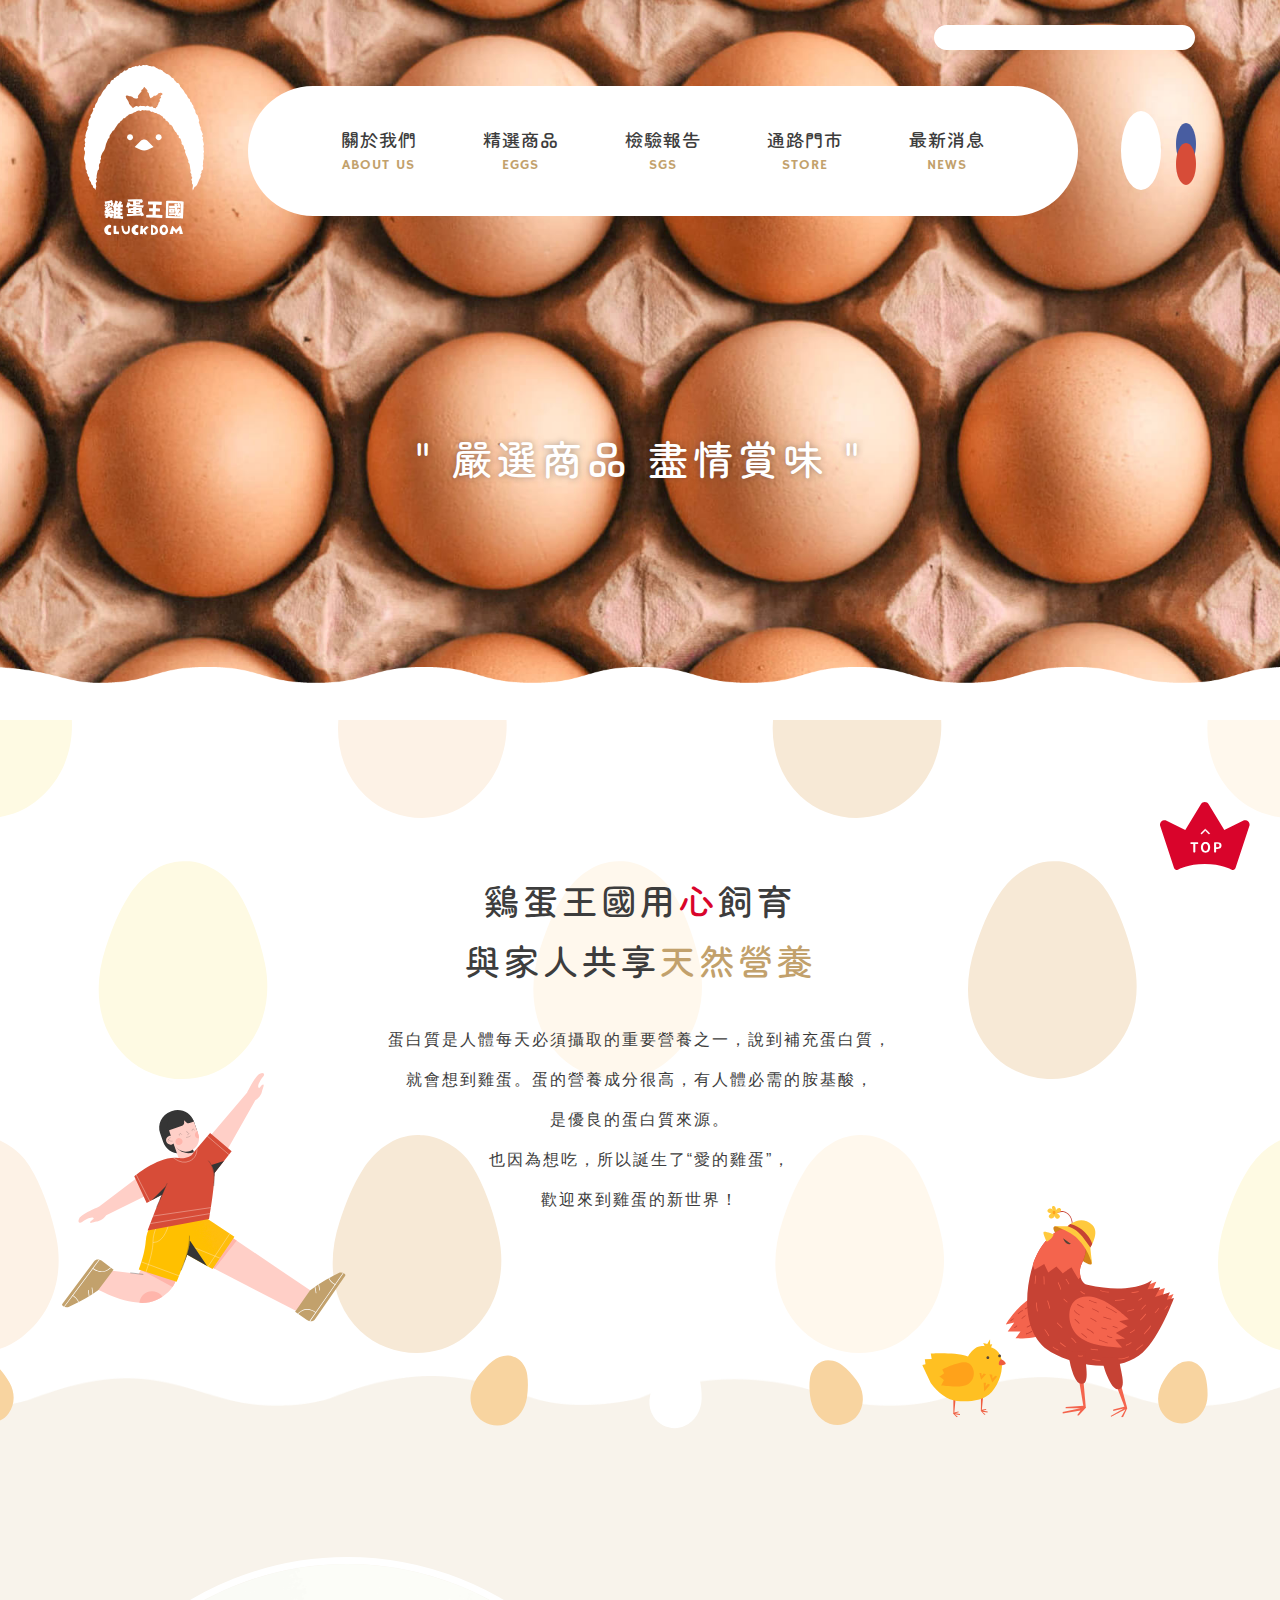
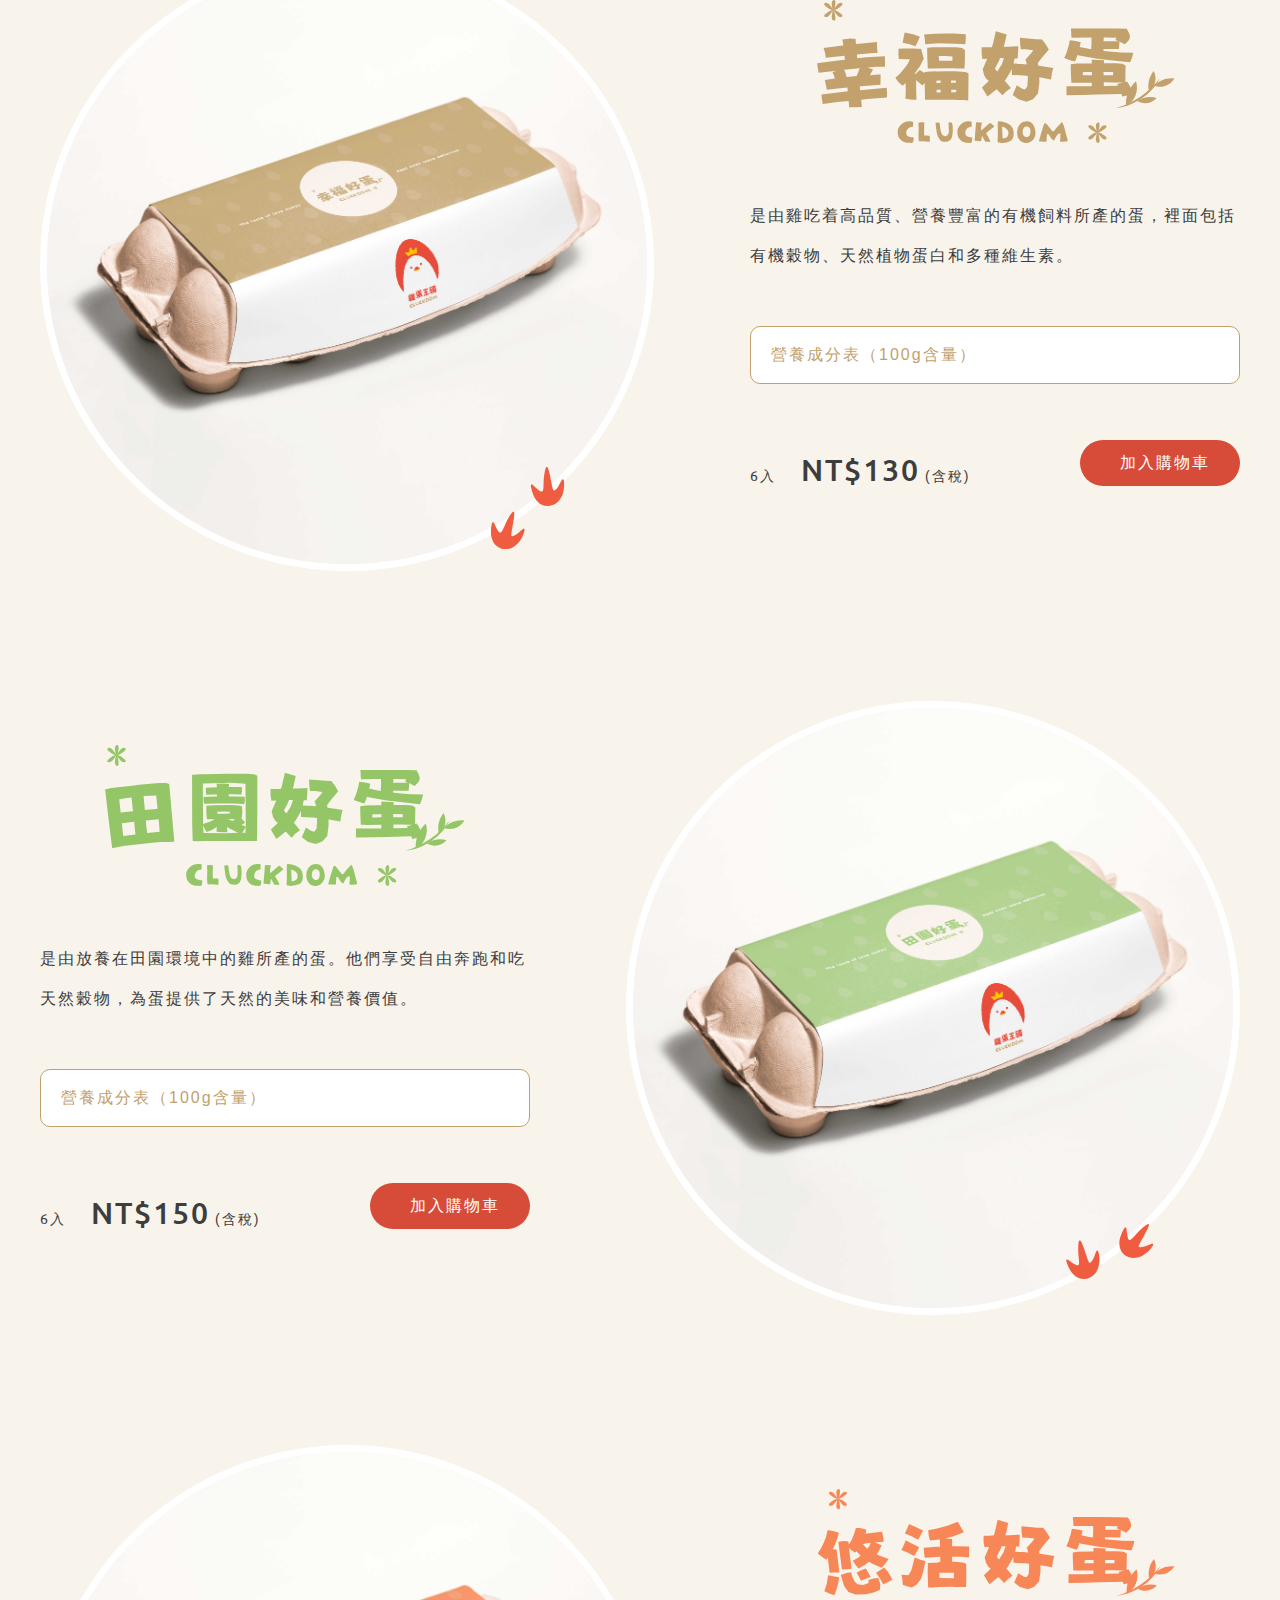
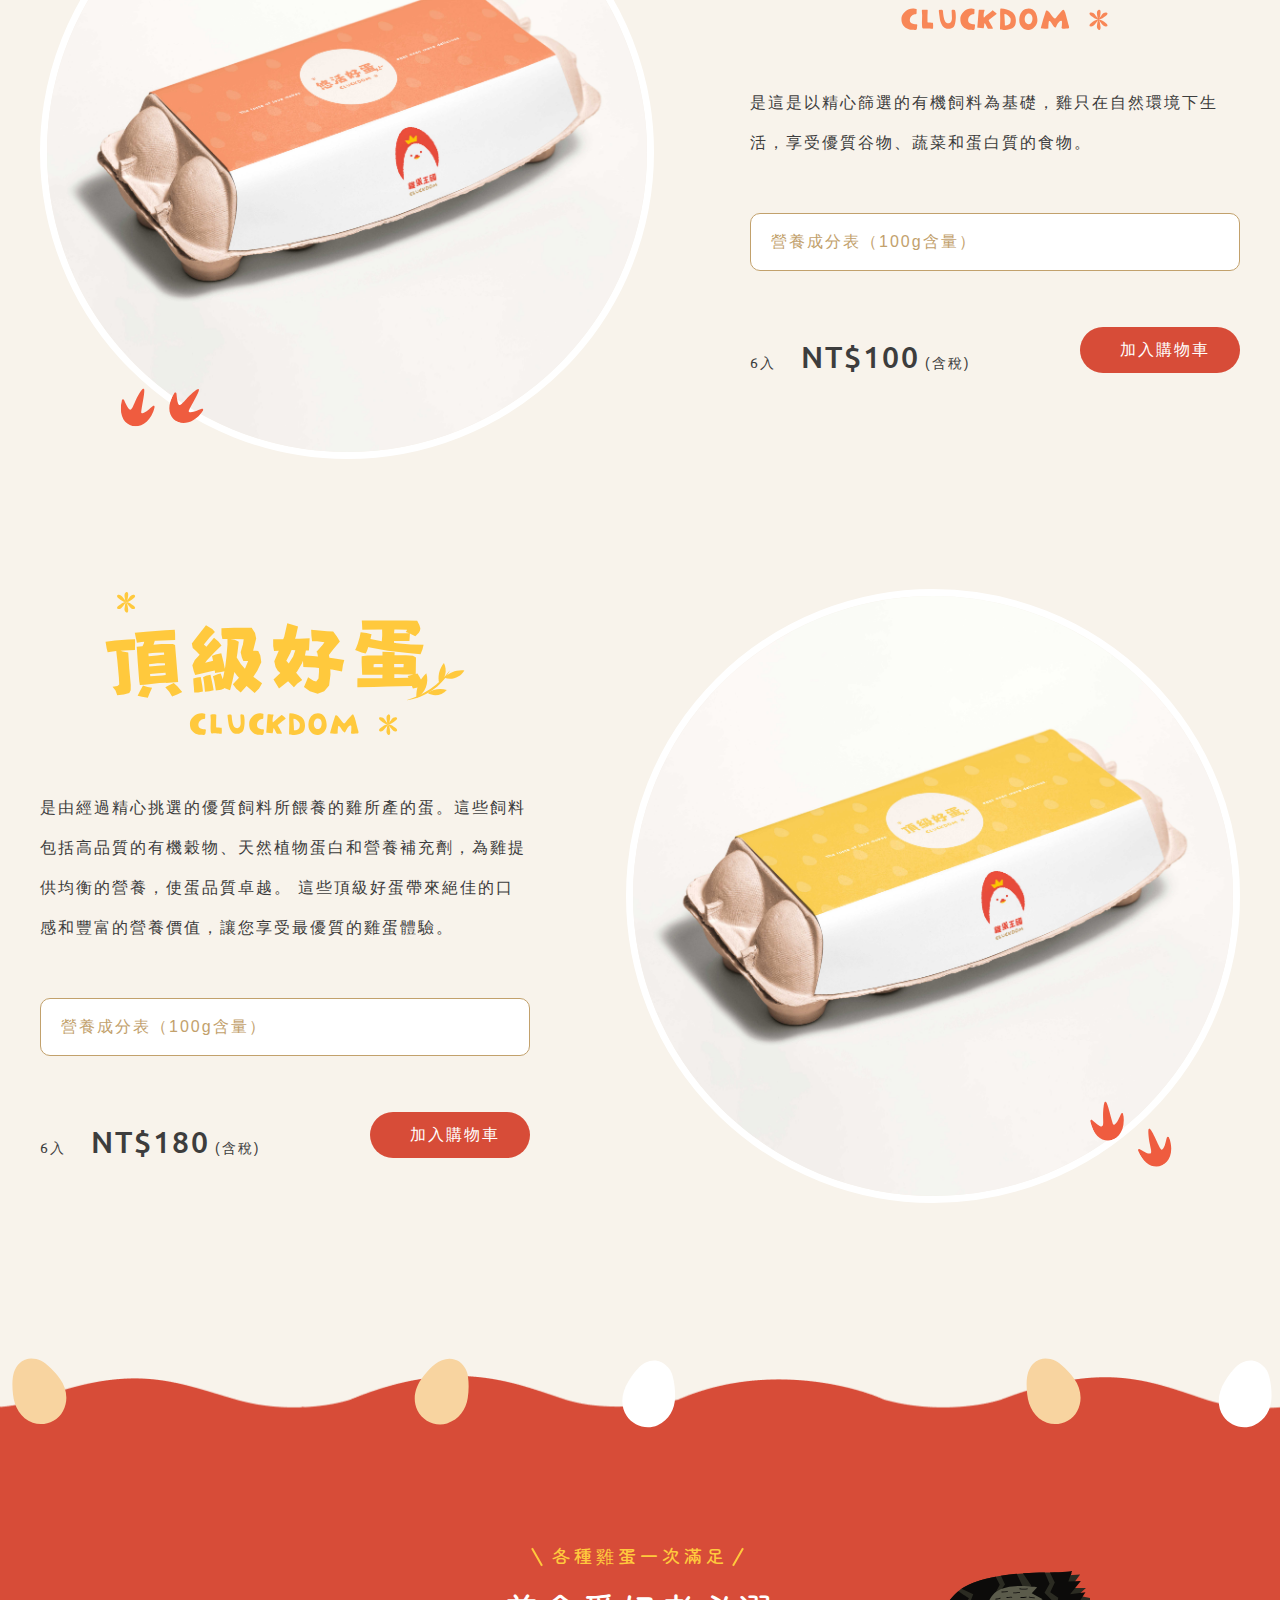
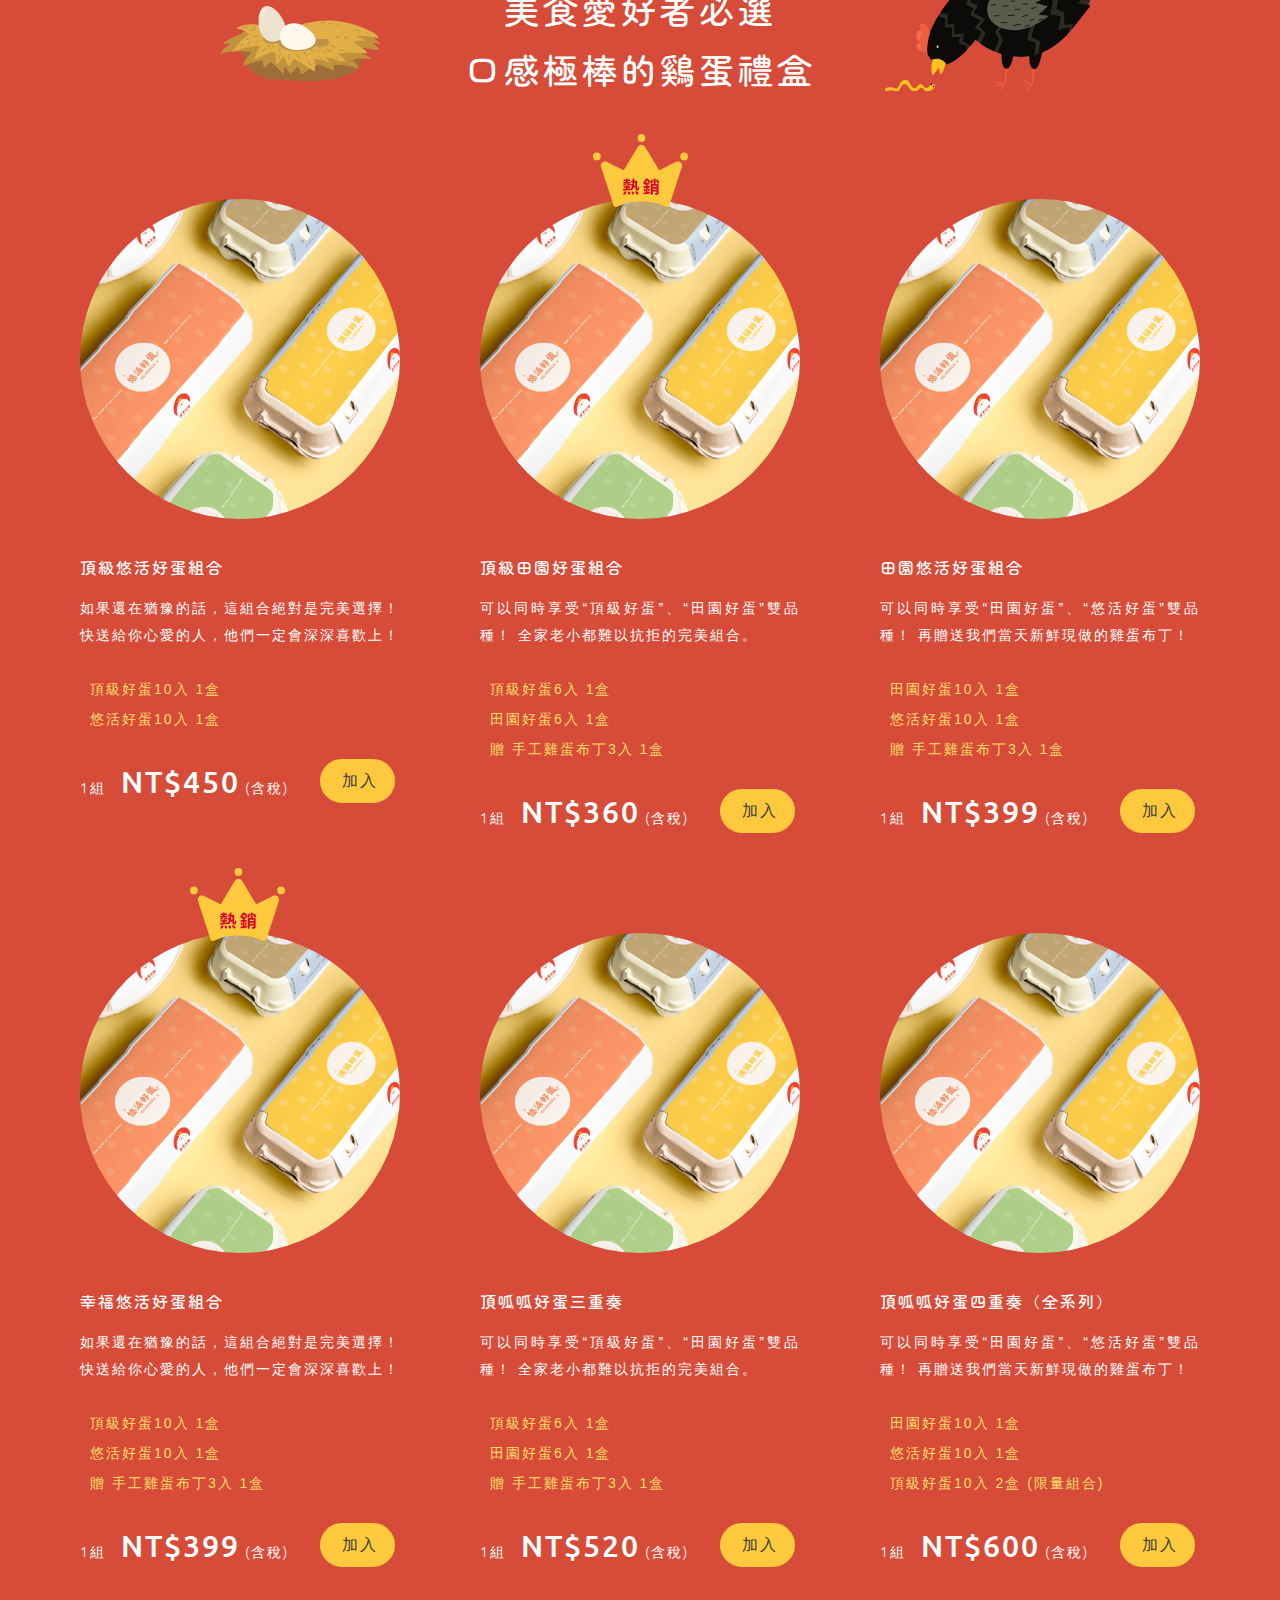
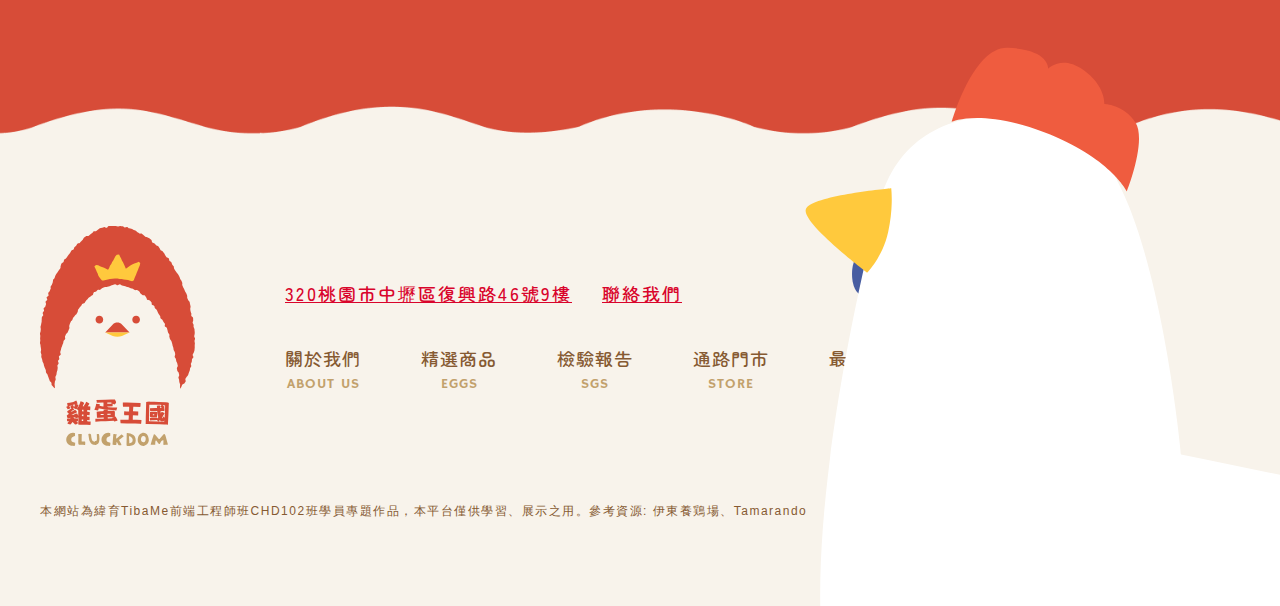
<file: eggs/eggs.html>
<!DOCTYPE html>
<html lang="en">
<head>
    <meta charset="UTF-8">
    <meta http-equiv="X-UA-Compatible" content="IE=edge">
    <meta name="viewport" content="width=device-width, initial-scale=1.0">
    <title>Document</title>
    <link rel="stylesheet" href="reset.css">
    <link rel="stylesheet" href="https://cdnjs.cloudflare.com/ajax/libs/font-awesome/6.4.0/css/all.min.css" integrity="sha512-iecdLmaskl7CVkqkXNQ/ZH/XLlvWZOJyj7Yy7tcenmpD1ypASozpmT/E0iPtmFIB46ZmdtAc9eNBvH0H/ZpiBw==" crossorigin="anonymous" referrerpolicy="no-referrer" />
    <link rel="preconnect" href="https://fonts.googleapis.com">
    <link rel="preconnect" href="https://fonts.gstatic.com" crossorigin>
    <link href="https://fonts.googleapis.com/css2?family=Kosugi+Maru&family=Zen+Maru+Gothic:wght@300;400;500;700;900&display=swap" rel="stylesheet">

    <link rel="preconnect" href="https://fonts.googleapis.com"> 
    <link rel="preconnect" href="https://fonts.gstatic.com" crossorigin>
    <link href="https://fonts.googleapis.com/css2?family=Noto+Sans+JP:wght@100;200;300;400&display=swap" rel="stylesheet">
    <link rel="preconnect" href="https://fonts.googleapis.com">
    <link rel="preconnect" href="https://fonts.gstatic.com" crossorigin>
    <link href="https://fonts.googleapis.com/css2?family=Hammersmith+One&family=Noto+Sans+JP:wght@100;200;300;400&display=swap" rel="stylesheet">
    <link rel="preconnect" href="https://fonts.googleapis.com">
    <link rel="preconnect" href="https://fonts.gstatic.com" crossorigin>
    <link href="https://fonts.googleapis.com/css2?family=Hammersmith+One&family=Noto+Sans+JP:wght@100;200;300;400&family=Ubuntu:wght@300;400;500&display=swap" rel="stylesheet">
    <link rel="stylesheet" href="eggs.css">
</head>
<body>
    <div class="gotop_btn" onclick="scrollToTop()">
        <a href="">
            <img src="pic/go_top.svg" alt="往上到最頂端">
        </a>      
    </div>
  
    <div class="header">
        <div class="search_wrap">
            <div class="search_inner">
                <div class="search_btn">
                    <div class="search">
                    <i class="fas fa-search"></i>
                    </div>
                    <input class="search_bar">
                </div>
                <div class="shopping_cart">
                    <a href="">
                        <i class="fa-solid fa-cart-shopping"></i> 
                    </a>                 
                </div>
            </div>            
        </div>
        <div class="header_inner">
            <div class="header_logo">
                <a href="../index.html">
                    <img src="pic/logo_white.svg" alt="logo_white">
                </a>
            </div>
            <nav class="header_nav">
                <ul class="nav_link">
                    <a href="../aboutus/aboutus.html">
                        <li class="nav_items">關於我們</li>
                        <li class="nav_items_en">ABOUT US</li> 
                    </a>                      
                </ul>
                <ul class="nav_link">
                    <a href="../eggs/eggs.html">
                        <li class="nav_items">精選商品</li>
                        <li class="nav_items_en">EGGS</li>
                    </a>                      
                </ul>
                <ul class="nav_link">
                    <a href="">
                        <li class="nav_items">檢驗報告</li>
                        <li class="nav_items_en">SGS</li>
                    </a>                     
                </ul>
                <ul class="nav_link">
                    <a href="">
                        <li class="nav_items">通路門市</li>
                        <li class="nav_items_en">STORE</li>
                    </a>                      
                </ul>
                <ul class="nav_link">
                    <a href="../news/news.html">
                        <li class="nav_items">最新消息</li>
                        <li class="nav_items_en">NEWS</li>
                    </a>                     
                </ul>
            </nav>
            <div class="contact_icon">
                <div class="email">
                    <a href="">
                        <i class="fa-solid fa-envelope"></i>
                    </a>
                </div>
                <div class="fbig">
                    <div class="fb">
                        <a href="">
                           <i class="fa-brands fa-facebook-f"></i> 
                        </a>                      
                    </div>
                    <div class="ig">
                        <a href="">
                           <i class="fa-brands fa-instagram"></i> 
                        </a>
                        
                    </div>
                </div>                
            </div>   
        </div>

        <p class="slogan">" 嚴選商品 盡情賞味 "</p>

        <div class="wave">
            <img src="pic/wave.png" alt="wave">
        </div> 
    </div>

    <div class="falling_eggs">  
        <div class="paragraph">
            <h1>鷄蛋王國用<span class="heart">心</span>飼育<br>與家人共享<span class="nature">天然營養</span></h1>
            <p>蛋白質是人體每天必須攝取的重要營養之一，說到補充蛋白質，
                <br>
                就會想到雞蛋。蛋的營養成分很高，有人體必需的胺基酸，
                <br>
                是優良的蛋白質來源。
                <br>
                也因為想吃，所以誕生了“愛的雞蛋”，
                <br>
                歡迎來到雞蛋的新世界！
            </p>    
        </div>
        <img src="pic/falling_eggs.svg" alt="動態背景">    
    </div>

    <div class="wave_offwhite">
        <div class="line_icon">
            <img class="child" src="pic/child.svg" alt="">
            <img class="hen" src="pic/hen.svg" alt="">
            <img class="egg1" src="pic/egg_icon.svg" alt="">
            <img class="egg2" src="pic/egg_icon.svg" alt="">
        </div>


        <div class="prd_description">
            <img class="footprint" src="pic/footprint.svg" alt="裝飾腳印">

            <figure class="pic">
                <img src="pic/happiness_eggs.jpg" alt="幸福好蛋商品">
            </figure>
            <div class="txt">
                <div class="logo">
                    <img src="pic/happiness_logo.svg" alt="幸福好蛋logo">
                </div>
                <p>是由雞吃着高品質、營養豐富的有機飼料所產的蛋，裡面包括有機穀物、天然植物蛋白和多種維生素。</p>
                <div class="nutrition">
                    <span>營養成分表（100g含量）</span>
                    <i class="fa-solid fa-circle-chevron-down"></i>
                </div>
                <div class="price_wrap">
                    <div class="price">
                        <div class="six_pcs">
                            <span class="pcs">6入</span>
                            <span class="money">NT$130</span>
                            <span class="tax">(含稅)</span>
                        </div>
                        <!-- <div class="ten_pcs">
                            <span class="pcs">10入</span>
                            <span class="money">NT$195</span>
                            <span class="tax">(含稅)</span>
                        </div>                      -->
                    </div>
                    <div class="add_cart">
                        <a href="#">
                            <div class="button">
                                <i class="fa-solid fa-cart-shopping"></i>加入購物車
                            </div>
                        </a>
                        <!-- <a href="#">
                            <div class="button">
                                <i class="fa-solid fa-cart-shopping"></i>加入購物車
                            </div>
                        </a> -->
                    </div>
                </div>
            </div>
        </div>

        <div class="prd_description">
            <img class="footprint2" src="pic/footprint2.svg" alt="裝飾腳印">

            <div class="txt">
                <div class="logo">
                    <img src="pic/healthy_logo.svg" alt="田園好蛋logo">
                </div>
                <p>是由放養在田園環境中的雞所產的蛋。他們享受自由奔跑和吃天然穀物，為蛋提供了天然的美味和營養價值。</p>
                <div class="nutrition">
                    <span>營養成分表（100g含量）</span>
                    <i class="fa-solid fa-circle-chevron-down"></i>
                </div>
                <div class="price_wrap">
                    <div class="price">
                        <div class="six_pcs">
                            <span class="pcs">6入</span>
                            <span class="money">NT$150</span>
                            <span class="tax">(含稅)</span>
                        </div>
                        <!-- <div class="ten_pcs">
                            <span class="pcs">10入</span>
                            <span class="money">NT$230</span>
                            <span class="tax">(含稅)</span>
                        </div>                      -->
                    </div>
                    <div class="add_cart">
                        <a href="#">
                            <div class="button">
                                <i class="fa-solid fa-cart-shopping"></i>加入購物車
                            </div>
                        </a>
                        <!-- <a href="#">
                            <div class="button">
                                <i class="fa-solid fa-cart-shopping"></i>加入購物車
                            </div>
                        </a> -->
                    </div>
                </div>
            </div>
            <figure class="pic">
                <img src="pic/healthy_eggs.jpg" alt="田園好蛋商品">
            </figure>
        </div>

        <div class="prd_description">
            <img class="footprint3" src="pic/footprint3.svg" alt="裝飾腳印">

            <figure class="pic">
                <img src="pic/leisurely_eggs.jpg" alt="悠活好蛋商品">
            </figure>
            <div class="txt">
                <div class="logo">
                    <img src="pic/leisurely_logo.svg" alt="悠活好蛋logo">
                </div>
                <p>是這是以精心篩選的有機飼料為基礎，雞只在自然環境下生活，享受優質谷物、蔬菜和蛋白質的食物。</p>
                <div class="nutrition">
                    <span>營養成分表（100g含量）</span>
                    <i class="fa-solid fa-circle-chevron-down"></i>
                </div>
                <div class="price_wrap">
                    <div class="price">
                        <div class="six_pcs">
                            <span class="pcs">6入</span>
                            <span class="money">NT$100</span>
                            <span class="tax">(含稅)</span>
                        </div>
                        <!-- <div class="ten_pcs">
                            <span class="pcs">10入</span>
                            <span class="money">NT$155</span>
                            <span class="tax">(含稅)</span>
                        </div>                      -->
                    </div>
                    <div class="add_cart">
                        <a href="#">
                            <div class="button">
                                <i class="fa-solid fa-cart-shopping"></i>加入購物車
                            </div>
                        </a>
                        <!-- <a href="#">
                            <div class="button">
                                <i class="fa-solid fa-cart-shopping"></i>加入購物車
                            </div>
                        </a> -->
                    </div>
                </div>
            </div>
        </div>

        <div class="prd_description">
            <img class="footprint4" src="pic/footprint4.svg" alt="裝飾腳印">
            <div class="txt">
                <div class="logo">
                    <img src="pic/super_logo.svg" alt="頂級好蛋logo">
                </div>
                <p>是由經過精心挑選的優質飼料所餵養的雞所產的蛋。這些飼料包括高品質的有機穀物、天然植物蛋白和營養補充劑，為雞提供均衡的營養，使蛋品質卓越。
                    這些頂級好蛋帶來絕佳的口感和豐富的營養價值，讓您享受最優質的雞蛋體驗。</p>
                <div class="nutrition">
                    <span>營養成分表（100g含量）</span>
                    <i class="fa-solid fa-circle-chevron-down"></i>
                </div>
                <div class="price_wrap">
                    <div class="price">
                        <div class="six_pcs">
                            <span class="pcs">6入</span>
                            <span class="money">NT$180</span>
                            <span class="tax">(含稅)</span>
                        </div>
                        <!-- <div class="ten_pcs">
                            <span class="pcs">10入</span>
                            <span class="money">NT$260</span>
                            <span class="tax">(含稅)</span>
                        </div>                      -->
                    </div>
                    <div class="add_cart">
                        <a href="#">
                            <div class="button">
                                <i class="fa-solid fa-cart-shopping"></i>加入購物車
                            </div>
                        </a>
                        <!-- <a href="#">
                            <div class="button">
                                <i class="fa-solid fa-cart-shopping"></i>加入購物車
                            </div>
                        </a> -->
                    </div>
                </div>
            </div>
            <figure class="pic">
                <img src="pic/super_eggs.jpg" alt="頂級好蛋商品">
            </figure>
        </div>
    </div>

    <div class="wave_red">
        <img class="eggs_line" src="pic/eggs_line.svg" alt="裝飾雞蛋">

        <div class="title">
            <span>各種雞蛋一次滿足</span>
            <h1>美食愛好者必選<br>口感極棒的鷄蛋禮盒</h1>
        </div>

        <div class="eggs_set_wrap">
            <ul class="eggs_set">
                <img class="hot" src="pic/crown.svg" alt="熱銷組合">

                <li> 
                    <figure class="pic">
                        <img src="pic/egg_set.jpg" alt="雞蛋禮盒">
                    </figure>
                    <div class="txt">
                        <h2>頂級悠活好蛋組合</h2>

                        <p>如果還在猶豫的話，這組合絕對是完美選擇！快送給你心愛的人，他們一定會深深喜歡上！</p>
                    </div>
                    <div class="contents">
                        <span>
                            <i class="fa-solid fa-square-check"></i>
                            頂級好蛋10入 1盒
                        </span>
                        <span>
                            <i class="fa-solid fa-square-check"></i>
                            悠活好蛋10入 1盒
                        </span>
                    </div>
                    <div class="price_wrap">
                        <div class="price">
                            <span class="pcs">1組</span>
                            <span class="money">NT$450</span>
                            <span class="tax">(含稅)</span>
                        </div>

                        <a class="add_cart" href="#">
                            <div class="button">
                                <i class="fa-solid fa-cart-shopping"></i>加入
                            </div>
                        </a>
                    </div>
                </li>
                <li> 
                    <figure class="pic">
                        <img src="pic/egg_set.jpg" alt="雞蛋禮盒">
                    </figure>
                    <div class="txt">
                        <h2>頂級田園好蛋組合</h2>

                        <p>可以同時享受“頂級好蛋”、“田園好蛋”雙品種！
                            全家老小都難以抗拒的完美組合。</p>
                    </div>
                    <div class="contents">
                        <span>
                            <i class="fa-solid fa-square-check"></i>
                            頂級好蛋6入 1盒
                        </span>
                        <span>
                            <i class="fa-solid fa-square-check"></i>
                            田園好蛋6入 1盒
                        </span>
                        <span>
                            <i class="fa-solid fa-square-check"></i>
                            贈 手工雞蛋布丁3入 1盒
                        </span>
                    </div>
                    <div class="price_wrap">
                        <div class="price">
                            <span class="pcs">1組</span>
                            <span class="money">NT$360</span>
                            <span class="tax">(含稅)</span>
                        </div>

                        <a class="add_cart" href="#">
                            <div class="button">
                                <i class="fa-solid fa-cart-shopping"></i>加入
                            </div>
                        </a>
                    </div>
                </li>
                <li> 
                    <figure class="pic">
                        <img src="pic/egg_set.jpg" alt="雞蛋禮盒">
                    </figure>
                    <div class="txt">
                        <h2>田園悠活好蛋組合</h2>

                        <p>可以同時享受“田園好蛋”、“悠活好蛋”雙品種！
                            再贈送我們當天新鮮現做的雞蛋布丁！</p>
                    </div>
                    <div class="contents">
                        <span>
                            <i class="fa-solid fa-square-check"></i>
                            田園好蛋10入 1盒
                        </span>
                        <span>
                            <i class="fa-solid fa-square-check"></i>
                            悠活好蛋10入 1盒
                        </span>
                        <span>
                            <i class="fa-solid fa-square-check"></i>
                            贈 手工雞蛋布丁3入 1盒
                        </span>
                    </div>
                    <div class="price_wrap">
                        <div class="price">
                            <span class="pcs">1組</span>
                            <span class="money">NT$399</span>
                            <span class="tax">(含稅)</span>
                        </div>

                        <a class="add_cart" href="#">
                            <div class="button">
                                <i class="fa-solid fa-cart-shopping"></i>加入
                            </div>
                        </a>
                    </div>
                </li>              
            </ul>

            <ul class="eggs_set">

                <li>
                    <img class="hot2" src="pic/crown.svg" alt="熱銷組合">

                    <figure class="pic">
                        <img src="pic/egg_set.jpg" alt="雞蛋禮盒">
                    </figure>
                    <div class="txt">
                        <h2>幸福悠活好蛋組合</h2>

                        <p>如果還在猶豫的話，這組合絕對是完美選擇！快送給你心愛的人，他們一定會深深喜歡上！</p>
                    </div>
                    <div class="contents">
                        <span>
                            <i class="fa-solid fa-square-check"></i>
                            頂級好蛋10入 1盒
                        </span>
                        <span>
                            <i class="fa-solid fa-square-check"></i>
                            悠活好蛋10入 1盒
                        </span>
                        <span>
                            <i class="fa-solid fa-square-check"></i>
                            贈 手工雞蛋布丁3入 1盒
                        </span>
                    </div>
                    <div class="price_wrap">
                        <div class="price">
                            <span class="pcs">1組</span>
                            <span class="money">NT$399</span>
                            <span class="tax">(含稅)</span>
                        </div>

                        <a class="add_cart" href="#">
                            <div class="button">
                                <i class="fa-solid fa-cart-shopping"></i>加入
                            </div>
                        </a>
                    </div>
                </li>
                <li> 
                    <figure class="pic">
                        <img src="pic/egg_set.jpg" alt="雞蛋禮盒">
                    </figure>
                    <div class="txt">
                        <h2>頂呱呱好蛋三重奏</h2>

                        <p>可以同時享受“頂級好蛋”、“田園好蛋”雙品種！
                            全家老小都難以抗拒的完美組合。</p>
                    </div>
                    <div class="contents">
                        <span>
                            <i class="fa-solid fa-square-check"></i>
                            頂級好蛋6入 1盒
                        </span>
                        <span>
                            <i class="fa-solid fa-square-check"></i>
                            田園好蛋6入 1盒
                        </span>
                        <span>
                            <i class="fa-solid fa-square-check"></i>
                            贈 手工雞蛋布丁3入 1盒
                        </span>
                    </div>
                    <div class="price_wrap">
                        <div class="price">
                            <span class="pcs">1組</span>
                            <span class="money">NT$520</span>
                            <span class="tax">(含稅)</span>
                        </div>

                        <a class="add_cart" href="#">
                            <div class="button">
                                <i class="fa-solid fa-cart-shopping"></i>加入
                            </div>
                        </a>
                    </div>
                </li>
                <li> 

                    <figure class="pic">
                        <img src="pic/egg_set.jpg" alt="雞蛋禮盒">
                    </figure>
                    <div class="txt">
                        <h2>頂呱呱好蛋四重奏（全系列）</h2>

                        <p>可以同時享受“田園好蛋”、“悠活好蛋”雙品種！
                            再贈送我們當天新鮮現做的雞蛋布丁！</p>
                    </div>
                    <div class="contents">
                        <span>
                            <i class="fa-solid fa-square-check"></i>
                            田園好蛋10入 1盒
                        </span>
                        <span>
                            <i class="fa-solid fa-square-check"></i>
                            悠活好蛋10入 1盒
                        </span>
                        <span>
                            <i class="fa-solid fa-square-check"></i>
                            頂級好蛋10入 2盒 (限量組合)
                        </span>
                    </div>
                    <div class="price_wrap">
                        <div class="price">
                            <span class="pcs">1組</span>
                            <span class="money">NT$600</span>
                            <span class="tax">(含稅)</span>
                        </div>

                        <a class="add_cart" href="#">
                            <div class="button">
                                <i class="fa-solid fa-cart-shopping"></i>加入
                            </div>
                        </a>
                    </div>
                </li>              
            </ul>
        </div>
    </div>
    
    <div class="footer_wrap">
        <div class="footer">
            <div class="footer_inner">
                <div class="footer_logo">
                    <a href="../index.html">
                        <img src="pic/logo_red.svg" alt="logo">
                    </a>              
                </div>   
                <div class="footer_info">
                    <ul class="link_btn">
                        <li class="map_link">
                            <a href="">
                            <i class="fa-solid fa-circle-right"></i> 
                            </a>
                            <a href="#">320桃園市中壢區復興路46號9樓</a>   
                        </li>
                        <li class="contact_link">
                            <a href="">
                            <i class="fa-solid fa-circle-right"></i> 
                            </a> 
                            <a href="#">聯絡我們</a>   
                        </li>                              
                    </ul>
                    <nav class="footer_nav">
                        <ul class="nav_link">
                            <a href="../aboutus/aboutus.html">
                                <li class="nav_items">關於我們</li>
                                <li class="nav_items_en">ABOUT US</li> 
                            </a>                      
                        </ul>
                        <ul class="nav_link">
                            <a href="../eggs/eggs.html">
                                <li class="nav_items">精選商品</li>
                                <li class="nav_items_en">EGGS</li>
                            </a>                      
                        </ul>
                        <ul class="nav_link">
                            <a href="">
                                <li class="nav_items">檢驗報告</li>
                                <li class="nav_items_en">SGS</li>
                            </a>                     
                        </ul>
                        <ul class="nav_link">
                            <a href="">
                                <li class="nav_items">通路門市</li>
                                <li class="nav_items_en">STORE</li>
                            </a>                      
                        </ul>
                        <ul class="nav_link">
                            <a href="../news/news.html">
                                <li class="nav_items">最新消息</li>
                                <li class="nav_items_en">NEWS</li>
                            </a>                     
                        </ul>
                    </nav>
                </div>
                <div class="fbig">
                    <div class="fb">
                        <a href="">
                        <i class="fa-brands fa-facebook-f"></i> 
                        </a>              
                    </div>
                    <div class="ig">
                        <a href="">
                        <i class="fa-brands fa-instagram"></i> 
                        </a>             
                    </div>
                </dv>          
            </div>
        </div>
        <div class="copyright">
            <p>本網站為緯育TibaMe前端工程師班CHD102班學員專題作品，本平台僅供學習、展示之用。參考資源: 伊東養鶏場、Tamarando</p>
        </div>
    </div>
    

    <!-- javascript -->
    <script>
        function scrollToTop() {
        window.scrollTo({
            top: 0,
            behavior: 'smooth'});
        }
    </script>
    <!-- javascript -->
    
</body>
</html>
</file>
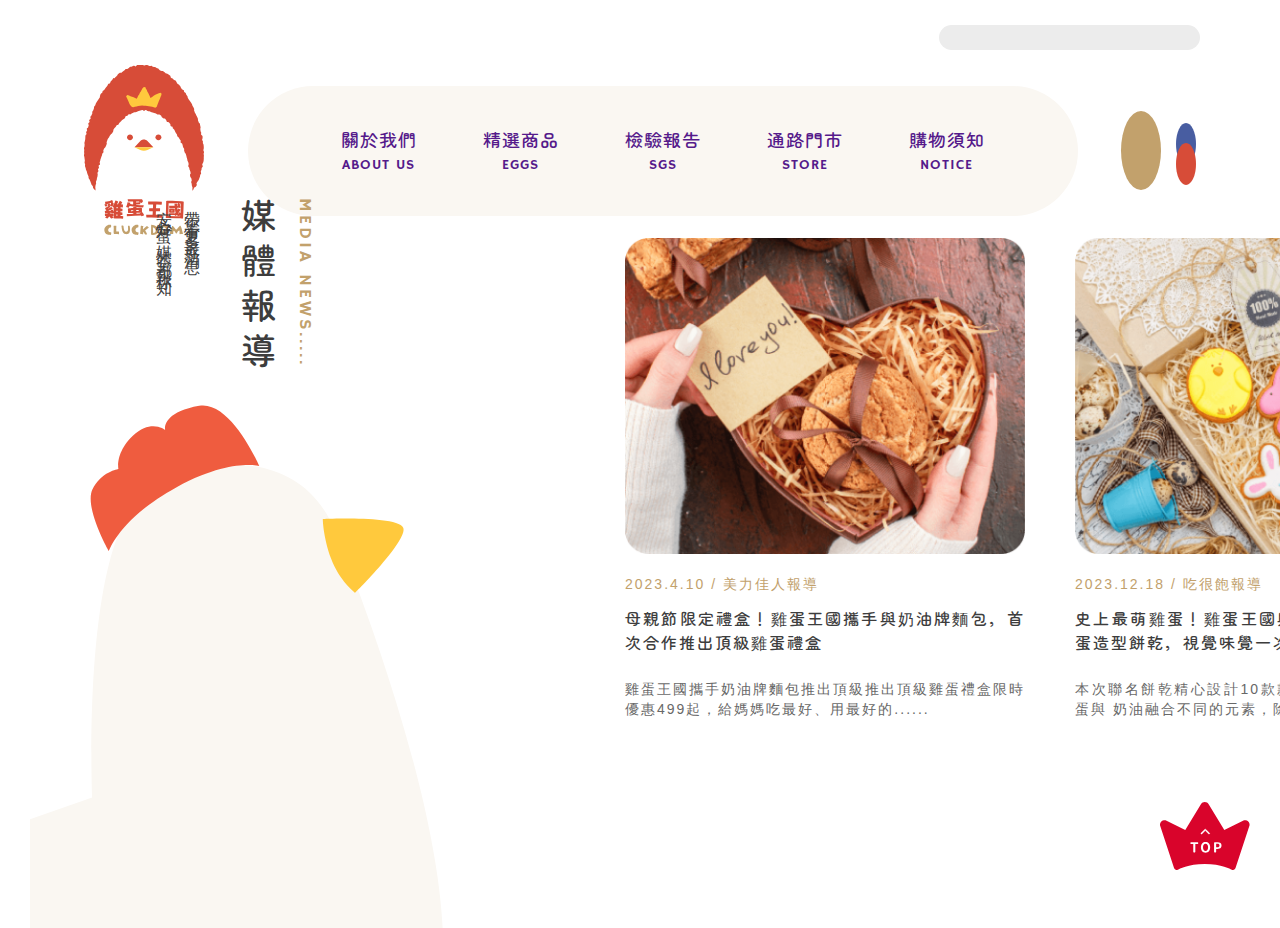
<file: news/news.html>
<!DOCTYPE html>
<html lang="en">
<head>
    <meta charset="UTF-8">
    <meta http-equiv="X-UA-Compatible" content="IE=edge">
    <meta name="viewport" content="width=device-width, initial-scale=1.0">
    <title>Document</title>
    <link rel="stylesheet" href="reset.css">
    <link rel="stylesheet" href="https://cdnjs.cloudflare.com/ajax/libs/font-awesome/6.4.0/css/all.min.css" integrity="sha512-iecdLmaskl7CVkqkXNQ/ZH/XLlvWZOJyj7Yy7tcenmpD1ypASozpmT/E0iPtmFIB46ZmdtAc9eNBvH0H/ZpiBw==" crossorigin="anonymous" referrerpolicy="no-referrer" />
    <link rel="preconnect" href="https://fonts.googleapis.com">
    <link rel="preconnect" href="https://fonts.gstatic.com" crossorigin>
    <link href="https://fonts.googleapis.com/css2?family=Kosugi+Maru&family=Zen+Maru+Gothic:wght@300;400;500;700;900&display=swap" rel="stylesheet">

    <link rel="preconnect" href="https://fonts.googleapis.com"> 
    <link rel="preconnect" href="https://fonts.gstatic.com" crossorigin>
    <link href="https://fonts.googleapis.com/css2?family=Noto+Sans+JP:wght@100;200;300;400&display=swap" rel="stylesheet">
    <link rel="preconnect" href="https://fonts.googleapis.com">
    <link rel="preconnect" href="https://fonts.gstatic.com" crossorigin>
    <link href="https://fonts.googleapis.com/css2?family=Hammersmith+One&family=Noto+Sans+JP:wght@100;200;300;400&display=swap" rel="stylesheet">
    <link rel="stylesheet" href="news.css">
    </head>

    <body>
        <div class="gotop_btn" onclick="scrollToTop()">
            <a href="">
                <img src="pic/go_top.svg" alt="往上到最頂端">
            </a>      
        </div>
      
        <div class="header">
            <div class="search_wrap">
                <div class="search_inner">
                    <div class="search_btn">
                        <div class="search">
                        <i class="fas fa-search"></i>
                        </div>
                        <input class="search_bar">
                    </div>
                    <div class="shopping_cart">
                        <a href="">
                            <i class="fa-solid fa-cart-shopping"></i> 
                        </a>                 
                    </div>
                </div>            
            </div>
            <div class="header_inner">
                <div class="header_logo">
                    <a href="#">
                        <img src="pic/logo_red.svg" alt="logo_red">
                    </a>
                </div>
                    <nav class="header_nav">
                        <ul class="nav_link">
                            <li class="nav_items"><a href="">關於我們</a></li>
                            <li class="nav_items_en"><a href="">ABOUT US</a></li>
                        </ul>
                        <ul class="nav_link">
                            <li class="nav_items"><a href="">精選商品</a></li>
                            <li class="nav_items_en"><a href="">EGGS</a></li>
                        </ul>
                        <ul class="nav_link">
                            <li class="nav_items"><a href="">檢驗報告</a></li>
                            <li class="nav_items_en"><a href="">SGS</a></li>
                        </ul>
                        <ul class="nav_link">
                            <li class="nav_items"><a href="">通路門市</a></li>
                            <li class="nav_items_en"><a href="">STORE</a></li>
                        </ul>
                        <ul class="nav_link">
                            <li class="nav_items"><a href="">購物須知</a></li>
                            <li class="nav_items_en"><a href="">NOTICE</a></li>
                        </ul>
                    </nav>
    
                <div class="contact_icon">
                    <div class="email">
                        <a href="">
                            <i class="fa-solid fa-envelope"></i>
                        </a>
                    </div>
                    <div class="fbig">
                        <div class="fb">
                            <a href="">
                               <i class="fa-brands fa-facebook-f"></i> 
                            </a>
                            
                        </div>
                        <div class="ig">
                            <a href="">
                               <i class="fa-brands fa-instagram"></i> 
                            </a>
                            
                        </div>
                    </div>                
                </div>       
            </div>
        </div>

        <div class="media_news">
            <div class="title">
                <p>安心好蛋 媒體全都報你知</p>
                <p>帶您看更多最新消息</p>
                <h1>媒體報導</h1>
                <p class="en">MEDIA NEWS.....</p> 
            </div>
            <article class="carousel_cards">
                <article class="card">
                    <div class="pic">
                        <img src="pic/media_news1.png" alt="">
                    </div>
                    <div class="article">
                        <p class="date">2023.4.10 / 美力佳人報導</p>
                        <h2>母親節限定禮盒！雞蛋王國攜手與奶油牌麵包，首次合作推出頂級雞蛋禮盒</h2>
                        <p class="txt">雞蛋王國攜手奶油牌麵包推出頂級推出頂級雞蛋禮盒限時優惠499起，給媽媽吃最好、用最好的......</p>
                    </div>
                </article>
                <article class="card">
                    <div class="pic">
                        <img src="pic/media_news2.png" alt="">
                    </div>
                    <div class="article">
                        <p class="date">2023.12.18 / 吃很飽報導</p>
                        <h2>史上最萌雞蛋！雞蛋王國與KING餅乾聯名
                            打造雞蛋造型餅乾，視覺味覺一次到位</h2>
                        <p class="txt">本次聯名餅乾精心設計10款款手工餅乾，將濃醇香的雞蛋與
                            奶油融合不同的元素，除了經典的雞蛋造型......</p>
                    </div>
                </article>
                <article class="card">
                    <div class="pic">
                        <img src="pic/media_news3.png" alt="">
                    </div>
                    <div class="article">
                        <p class="date">2022.12.12 / 坡坡戴笠報導</p>
                        <h2>最狂雞蛋禮盒！雞蛋王國搭檔波咖推出「伴你過好年」春節禮盒，明天首賣!</h2>
                        <p class="txt">沒錯！雞蛋王國又推出史上最狂禮盒了！今年搭檔推出春節禮盒，至12.13日起至官網消費滿......</p>
                    </div>
                </article>
            </article>
        </div>
    </body>
</file>
<file: eggs/eggs.css>
*{
    margin: 0;
    padding: 0;
    /* outline: 1px solid red; */
}
h1{
    font-weight: 500;
    font-size: 35px;
    font-family: "Zen Maru Gothic","Noto Sans Japanese",sans-serif; 
}
body{
    position: relative;
    color: #3d3d3d;
}
::selection{
    color:#3d3d3d;
    background:#fff2d4;
}

.wave img{
    width: 100%;
    position: absolute;
    bottom: 0;
}
.search_wrap{
    top: 25px;
    width: 1200px;
    margin: auto;
    position: relative; 
}
.search_inner{
    display: flex;
    justify-content: flex-end;
    margin-right: 30px;
}
.search_btn{
    display: flex;
    margin-right: 10px;
}
.search_bar{
    outline: none;
    border: 0px;
    padding: 0 40px; /* 改變滑鼠點擊時黑線條出現的位置 */
    font-size: 14px;
    border-radius: 50px; 
    height: 25px;
}
.search i{
    position: relative;
    left: 30px;
    color: #AEAEAE;
    font-size: 14px;
    line-height: 25px;
}
.shopping_cart{
    font-size: 25px;
}
.shopping_cart i{
    color: #3d3d3d;
}
.header_inner{
    position: relative;
    width: 1200px;
    display: flex;
    margin: auto;
    justify-content: space-evenly;
    align-items: center;
    top: 40px;
}
.header_logo img{
    width: 120px;
}
.header_nav{   
    display: flex;
    justify-content: center;
    align-items: center;
    background-color: #fff;
    border-radius: 200px;     
    width: 830px;
    height: 130px;
}
/* .header{
    position: relative;
} */
.header_banner img{
    position: absolute;
    width: 100%;
    top: -150px;
    z-index: -1;
    /* height: 850px; */
}
.nav_link{    
    letter-spacing: 1px;
    font-family: "Zen Maru Gothic","Noto Sans Japanese",sans-serif; 
    transition: .3s;       
}
.nav_link a:hover{
    color: #D9042B;
}
.nav_items_en{
    font-size: 14px;
    font-weight: 600;
    text-align: center;
    font-family: "Hammersmith One","Noto Sans Japanese",sans-serif;
    font-weight: normal;
    color: #C2A16C;
}
.nav_items{
    font-size: 18px;
    font-weight: 500;
    text-align: center;
    margin: 0 33px 10px;
    color: #3d3d3d;
}
.nav_link li{
    transition: .2s;
}
.nav_link:hover li{
    color: #D9042B;
}
.nav_link a{
    text-decoration: none;      
}
.contact_icon{
    display: flex;
}
.email i{
    width: 50px;
    height: 50px;
    text-align: center;
    line-height: 50px;
    margin: 15px 15px 15px 0; 
    font-size: 35px;
    padding: 20px;
    background-color: #fff;
    border-radius: 50%;
    color: #C2A16C ;
}
.email i:hover{
    animation:rotate .5s cubic-bezier(0.2, 0.9, 0.3, 1.0);
    /*縮寫：動畫名稱 動畫秒數 移動速率分布(貝茲) 播放狀態*/
  }
  @keyframes rotate{
    0%{
      transform:rotate(0deg);
      }
    100%{
      transform: rotate(360deg);
      }
    }
  
.fbig{
    margin-top: 8px;
}
.fb i{
    width: 20px;
    height: 20px;
    text-align: center;
    line-height: 20px;
    margin: 6px 0;
    font-size: 20px;
    padding: 10px;
    background-color: #485DA1;
    border-radius: 50%;
    color: #ffffff ;
}
.fb i:hover{
    animation:rotate .5s cubic-bezier(0.2, 0.9, 0.3, 1.0);
    /*縮寫：動畫名稱 動畫秒數 移動速率分布(貝茲) 播放狀態*/
  }
  @keyframes rotate{
    0%{
      transform:rotate(0deg);
      }
    100%{
      transform: rotate(360deg);
      }
    }
  
.ig i{
    width: 20px;
    height: 20px;
    text-align: center;
    line-height: 20px;
    margin: 6px 0;
    font-size: 20px;
    padding: 10px;
    background-color: #D74C38;
    border-radius: 50%;
    color: #ffffff ;
}
.ig i:hover{
    animation:rotate .5s cubic-bezier(0.2, 0.9, 0.3, 1.0);
    /*縮寫：動畫名稱 動畫秒數 移動速率分布(貝茲) 播放狀態*/
  }
  @keyframes rotate{
    0%{
      transform:rotate(0deg);
      }
    100%{
      transform: rotate(360deg);
      }
    }
.gotop_btn img{
    width: 90px;
    position: fixed;
    bottom: 30px;
    right: 30px;
    z-index: 100;    
}
.slogan{
    display: flex;
    justify-content: center;
    margin-top: 240px;
    color: #fff;
    font-size: 40px;
    font-weight: 500;
    font-family: "Zen Maru Gothic","Noto Sans Japanese",sans-serif;         
    letter-spacing: 5px;
    text-shadow: 0 0 6px rgb(49, 41, 36, 0.4);
}
.falling_eggs{
    width: 100%;
}
.header {
    position: relative;
    background-image: url('pic/header_banner.jpg');
    background-size: cover;
    background-position:center;
    height: 80vh;
}
.falling_eggs .paragraph{
    position: relative;
    width: 1200px;
    text-align: center;
    top: 150px;
    margin: auto;
}
.falling_eggs .paragraph h1{
    letter-spacing: 4px;
    line-height:60px ;
}
.falling_eggs .paragraph p{
    margin: 30px 0;
    letter-spacing: 2px;
    line-height: 40px;
    font-family: "Noto Sans Japanese",sans-serif;  
}
.falling_eggs .paragraph .heart{
    color:#D9042B;
}
.falling_eggs .paragraph .nature{
    color:#C2A16C;
}
.falling_eggs img{
    width: 100%;
    position: relative;
    z-index: -2;
    top: -500px;
    /* padding: -100px 0 100px 0; */
}
.line_icon{
    position: relative;
    width: 1200px;
    margin: auto;
    z-index: 2;
    top: -260px;
  }
.line_icon .hen{
    position: relative;
    width: 530px;
    top: -50px;
    right: -70px;
  }
.line_icon .child{
    position: relative;
    width: 530px;
    top: -50px;
    right: 30px;
  }
.line_icon .egg1{
    position: relative;
    width: 50px;
    top: -60px;
    right: -50px;
  }
.line_icon .egg2{
    position: relative;
    width: 50px;
    top: -60px;
    left: -1200px;
    transform: rotate(-30deg);
  }
.wave_offwhite{
    position: relative;
    background-image: url('pic/wave_offwhite.png');
    background-size: cover;
    height: 3500px;
    margin-top: -480px;
  }
.footprint{
    position: absolute;
    bottom: 20px;
    left: 450px;
    z-index: 2;
  }
.footprint2{
    position: absolute;
    bottom: 30px;
    right: 80px;
    z-index: 2;
  }
.footprint3{
    position: absolute;
    bottom: 30px;
    left: 80px;
    z-index: 2;
  }
.footprint4{
    position: absolute;
    bottom: 30px;
    right: 60px;
    z-index: 2;
  }
.prd_description{
    position: relative;
    display: flex;
    top: -320px;
    width: 1200px;
    margin: 130px auto;
    justify-content: space-between;
    align-items: center;
  }
.prd_description .pic{
    position: relative;
    width: 600px; 
    height: 600px;
    border-radius: 50%;
    border: 7px solid #fff;
    overflow: hidden;
  }
.prd_description .pic img{
    position: absolute;
    top: 50%; 
    left: 50%;
    transform: translate(-50%, -50%); 
    max-width: 135%;
    max-height: 135%;
  }
.prd_description .txt{
    width: 490px;
    text-align: center;
  }
.prd_description .txt .logo img{
    width: 360px;
    margin-bottom: 50px;
  }
.prd_description .txt p{
    letter-spacing: 2px;
    line-height: 40px;
    font-family: "Noto Sans Japanese",sans-serif;
    text-align: left;
  }
.nutrition{
    display: flex;
    padding: 20px;
    margin: 50px 0;
    background-color:#ffffff;
    border: 1px solid #C2A16C;
    border-radius: 10px;
    justify-content: space-between;
    align-items: center;
  }
.nutrition span{
    color: #C2A16C;
    font-size: 16px;
    line-height: 16px;
    letter-spacing: 2px;
    font-family: "Noto Sans Japanese",sans-serif;
  }
.nutrition i{
    color: #C2A16C;
    font-size: 30px;
    line-height: 30px;
  }
.prd_description .price_wrap{
    display: flex;
    justify-content: space-between;
  }
.prd_description .price{
    padding: 20px 0;
  }
.prd_description .price_wrap .price{
    font-size: 14px;
    font-family: "Ubuntu","Noto Sans Japanese",sans-serif;
    letter-spacing: 2px;
  }
.prd_description .price_wrap .six_pcs{
    margin-bottom: 25px;
  }
.prd_description .price_wrap
    .six_pcs .money{
    font-size: 30px;
    font-weight: 500;
    letter-spacing: 2px;
    margin: 0 0 0 20px;
  }
.prd_description .price_wrap
    .ten_pcs .money{
    font-size: 30px;
    font-weight: 500;
    letter-spacing: 2px;
    margin: 0 0 0 10px;
  }
.prd_description .price_wrap
    .price .tax{
    font-size: 14px;
    font-family: "Noto Sans Japanese",sans-serif;
  }
.prd_description .price_wrap .add_cart{
    display: flex;
    flex-direction: column;
  }
.prd_description .price_wrap .add_cart a{
    text-decoration: none;
    font-family: "Noto Sans Japanese",sans-serif;
  }
.prd_description .price_wrap
.add_cart .button{
    border-radius: 50px;
    color: #fff;
    letter-spacing: 2px;
    padding: 15px 30px;
    background-color:#D74C38;
    border: 0px solid #fff;
    margin: 6px 0;
    transition: .3s;
  }
.prd_description .price_wrap
.add_cart .button:hover{
    background-color:#FFC93D;
    animation:jump .3s cubic-bezier(0.2, 0.9, 0.3, 1.0);
}
.prd_description .price_wrap .add_cart i{
    color: #fff;
    margin: 0 5px;
}
@keyframes jump{
    0%{
        bottom:15%;
      }
    100%{
        bottom:14%;
      }
    }
.wave_red{
    position: relative;
    background-image: url('pic/wace_red.png');
    height: 2150px;
    background-size: cover;
    margin-top: -300px;
}
.eggs_line{
    position: relative;
    display: flex;
    justify-content: center;
    margin: auto;
    top: -30px;
    width: 100%;
    height: 90px;
}
.wave_red .title{
    position: relative;
    width: 1200px;
    margin: auto;
    text-align: center;
    margin-top: 80px;
}
.wave_red .title::before{
    content: '';
    background-image: url(pic/nest.svg);
    position: absolute;
    width: 160px;
    height: 75px;
    left: 180px;
    top: 60px;
}
.wave_red .title::after{
    content: '';
    background-image: url(pic/blackhen.svg);
    position: absolute;
    width: 205px;
    height: 120px;
    right: 150px;
    top: 25px;
}
.wave_red .title span{
    position: relative;
    display: inline-block;
    color: #FFC93D;
    margin-bottom: 15px;
    font-size: 18px;
    font-weight: 500;
    letter-spacing: 4px;
    font-family: "Zen Maru Gothic","Noto Sans Japanese",sans-serif; 
}
.wave_red .title span::before{
    content: '';
    position: absolute;
    left: -25px;
    top: 10px;
    width: 20px;
    border-bottom: 2px solid #FFC93D;
    transform: rotate(60deg);
}
.wave_red .title span::after{
    content: '';
    position: absolute;
    right: -20px;
    top: 10px;
    width: 20px;
    border-bottom: 2px solid #FFC93D;
    transform: rotate(-60deg);
}
.wave_red .title h1{
    color:#fff;
    letter-spacing: 4px;
    line-height:60px;
}
.eggs_set_wrap{
    width: 1200px;
    margin: 50px auto;
}
.eggs_set{
    position: relative;
    width: 1200px;
    display: flex;
    margin:70px auto;
    justify-content: space-around;
}
.eggs_set .hot{
    position: absolute;
    width: 95px;
    z-index: 1;
    top: -35px;
}
.eggs_set .hot2{
    position: absolute;
    width: 95px;
    z-index: 1;
    top: -35px;
    right: 115px;
}
.eggs_set li{
    position: relative;
    width: 320px;
}
.eggs_set strong{
    position: relative;
    font-size: 18px;
    font-weight: 500;
    color:#D74C38;
    letter-spacing: 4px;
    font-family: "Zen Maru Gothic","Noto Sans Japanese",sans-serif;
}
.eggs_set .txt h2{
    font-weight: 400;
    color:#fff;
    letter-spacing: 2px;
    font-weight: 500;
    font-family: "Zen Maru Gothic","Noto Sans Japanese",sans-serif;
}
.eggs_set .txt p{
    font-family: "Noto Sans Japanese",sans-serif;  
    font-size: 14px;
    font-weight: 300;
    letter-spacing: 2px;
    line-height: 27px;
    margin-top: 20px;
    text-align: justify;
    color: #fff;
}
.eggs_set .pic{
    position: relative;
    width: 320px; 
    height: 320px;
    border-radius: 50%;
    overflow: hidden;
    margin: 30px auto 40px;
}
.eggs_set .pic img{
    position: absolute;
    top: 50%;
    left: 50%;
    transform: translate(-50%, -47%);
    max-width: 140%;
    max-height: 140%;
}
.eggs_set .contents{
    margin: 25px 0;
}
.eggs_set .contents span{
    display: inline-block;
    display:flex;
    flex-wrap: wrap;
    color: #FFDE69;
    font-family: "Noto Sans Japanese",sans-serif;
    font-size: 14px;
    letter-spacing: 2px;
    font-weight: 300;
    padding: 8px 0;
}
.eggs_set .contents i{
    color: #fff;
    margin-right: 10px;
}

.eggs_set_wrap .price_wrap{
    display: flex;
    align-items: center;
    justify-content: space-between;
}
.eggs_set_wrap .price_wrap .price{
    font-size: 14px;
    font-weight: 300;
    font-family: "Ubuntu","Noto Sans Japanese",sans-serif;
    letter-spacing: 2px;
}
.eggs_set_wrap .price_wrap span{
    color: #fff;
}
.eggs_set_wrap .price_wrap .money{
    font-size: 30px;
    font-weight: 500;
    letter-spacing: 2px;
    margin: 0 0 0 10px;
}
.eggs_set_wrap .price_wrap .button, i{
    letter-spacing: 2px;
    margin-right: 5px;
    font-family: "Noto Sans Japanese",sans-serif; 
    color: #3d3d3d;
}
.eggs_set_wrap .price_wrap a{
    text-decoration: none;
}
.eggs_set_wrap .price_wrap .button{
    border-radius: 50px;
    padding: 12px 15px;
    background-color:#FFC93D;
    border: 2px solid #FFC93D;
    transition: .2s;
}
.eggs_set_wrap .price_wrap .button:hover{
    background-color:#fff;
    border: 2px solid #FFC93D;
}
.footer{
    position: absolute;
    background-image: url('pic/footer_bg.png');
    background-size: cover;
    width: 100%;
    height: 500px;
    bottom: -280px;
}
.footer::before{
    content: '';
    background-image: url(pic/footer_hen.svg);
    position: absolute;
    width: 570px;
    height: 570px;
    background-size: cover;
    z-index: 2;
    bottom: 0px;
    right: 0px;
}
.footer_inner{
    position: relative;
    width: 1200px;
    display: flex;
    margin: auto;
    align-items: center;
    margin-top: 120px;
}
.footer_logo{
    margin-right: 60px;
    width: 155px;
}
.footer_info .footer_nav{
    display: flex;
    margin: 35px 35px 0 0;
}
.footer_info .footer_nav .nav_link .nav_items a{
    color: #865A32;
}
.footer_info .link_btn{
    display: flex;
}
.footer_info .link_btn a{
    font-size: 18px;
    color: #D9042B;
    font-family: "Zen Maru Gothic","Noto Sans Japanese",sans-serif;
    font-weight: 500; 
    letter-spacing: 2px;
}
.footer_info .link_btn i{
    font-size: 18px;
    color:#D9042B;
    margin-right: 5px;
}
.map_link{
    margin: 0 25px;
}
.footer_nav .nav_link:hover li{
    color: #D9042B;
}
.footer_nav .nav_link .nav_items{
    font-size: 18px;
    font-weight: 500;
    text-align: center;
    margin: 10px 30px;
    color: #865A32;
}
.footer_inner .fbig{
    display: flex;
    position: absolute;
    display: flex;
    right: 330px;
    top: 30px;
}
.footer_inner .fb i{
    margin: 6px;
}
.footer_inner .ig i{
    margin: 6px;
}
.copyright{
    width: 1200px;
    font-size: 12px;
    font-family: "Noto Sans Japanese",sans-serif;
    letter-spacing: 1.5px;
    margin: auto;
    margin-top: 50px;
}
.copyright p{
    color: #865A32;
    line-height: 25px;
}
</file>
<file: news/news.css>
*{
    margin: 0;
    padding: 0;
    /* outline: 1px solid red; */
}
h1{
    font-weight: 500;
    font-size: 35px;
    font-family: "Zen Maru Gothic","Noto Sans Japanese",sans-serif; 
}
body{
    position: relative;
}
::selection{
    color:#3d3d3d;
    background:#fff2d4;
}
.search_wrap{
    top: 25px;
    width: 1200px;
    margin: auto;
    position: relative; 
}
.search_inner{
    display: flex;
    justify-content: flex-end;
    margin-right: 30px;
}
.search_btn{
    display: flex;
    margin-right: 10px;
}
.search_bar{
    outline: none;
    border: 0px;
    padding: 0 40px; /* 改變滑鼠點擊時黑線條出現的位置 */
    font-size: 14px;
    border-radius: 50px; 
    height: 25px;
    background-color: #ececec;
}
.search i{
    position: relative;
    left: 30px;
    color: #AEAEAE;
    font-size: 14px;
    line-height: 25px;
}
.shopping_cart{
    font-size: 25px;
}
.shopping_cart i{
    color: #3d3d3d;
}
.header_inner{
    position: relative;
    width: 1200px;
    display: flex;
    margin: auto;
    justify-content: space-evenly;
    align-items: center;
    top: 40px;
}
.header_logo img{
    width: 120px;  
}
.header_nav{   
    display: flex;
    justify-content: center;
    align-items: center;
    background-color: #FAF7F2;
    border-radius: 200px;     
    width: 830px;
    height: 130px;
} 
.nav_link{    
    letter-spacing: 1px;
    font-family: "Zen Maru Gothic","Noto Sans Japanese",sans-serif;        
}
.nav_items_en{
    font-size: 14px;
    font-weight: 600;
    text-align: center;
    font-family: "Hammersmith One","Noto Sans Japanese",sans-serif;
    font-weight: normal;
}
.nav_items{
    font-size: 18px;
    font-weight: 500;
    text-align: center;
    margin: 0 33px 10px;
    color: #3d3d3d;
}
.nav_link li{
    transition: .2s;
}
.nav_link:hover li{
    color: #D9042B;
}
.nav_link a{
    text-decoration: none;      
}
.nav_items_en{
    color: #C2A16C;
}
.contact_icon{
    display: flex;
}
.email i{
    width: 50px;
    height: 50px;
    text-align: center;
    line-height: 50px;
    margin: 15px 15px 15px 0; 
    font-size: 35px;
    padding: 20px;
    background-color: #C2A16C;
    border-radius: 50%;
    color: #fff ;
}
.email i:hover{
    animation:rotate .5s cubic-bezier(0.2, 0.9, 0.3, 1.0);
    /*縮寫：動畫名稱 動畫秒數 移動速率分布(貝茲) 播放狀態*/
  }
  @keyframes rotate{
    0%{
      transform:rotate(0deg);
      }
    100%{
      transform: rotate(360deg);
      }
    }
  
.fbig{
    margin-top: 8px;
}
.fb i{
    width: 20px;
    height: 20px;
    text-align: center;
    line-height: 20px;
    margin: 6px 0;
    font-size: 20px;
    padding: 10px;
    background-color: #485DA1;
    border-radius: 50%;
    color: #ffffff ;
}
.fb i:hover{
    animation:rotate .5s cubic-bezier(0.2, 0.9, 0.3, 1.0);
    /*縮寫：動畫名稱 動畫秒數 移動速率分布(貝茲) 播放狀態*/
  }
  @keyframes rotate{
    0%{
      transform:rotate(0deg);
      }
    100%{
      transform: rotate(360deg);
      }
    }
  
.ig i{
    width: 20px;
    height: 20px;
    text-align: center;
    line-height: 20px;
    margin: 6px 0;
    font-size: 20px;
    padding: 10px;
    background-color: #D74C38;
    border-radius: 50%;
    color: #ffffff ;
}
.ig i:hover{
    animation:rotate .5s cubic-bezier(0.2, 0.9, 0.3, 1.0);
    /*縮寫：動畫名稱 動畫秒數 移動速率分布(貝茲) 播放狀態*/
  }
  @keyframes rotate{
    0%{
      transform:rotate(0deg);
      }
    100%{
      transform: rotate(360deg);
      }
    }
.gotop_btn img{
    width: 90px;
    position: fixed;
    bottom: 30px;
    right: 30px;
    z-index: 100;    
}
.button{
    width: 1200px;
    display: flex;
    justify-content: flex-end;
    margin: auto;
    margin-top: 120px;
    padding: 0 25px;
    box-sizing: border-box;
}
.button span{
    font-family: "Hammersmith One","Noto Sans Japanese",sans-serif; 
    font-size: 20px;
    margin: 0 15px;
    line-height: 35px;
    color: #865A32;
}
.button i{
    color: #C2A16C;
    font-size: 30px;
    transition: .1s;
    cursor: pointer;
}
.button #moveright:active{
    transform: translateX(-3px);
}
.button #moveleft:active{
    transform: translateX(3px);
}
.media_news::before{
    content: '';
    position: absolute;
    background-image: url(pic/hen.svg);
    width: 570px;
    height: 570px;
    background-size: cover;
    top: 160px;
    left: 30px;
}
.media_news, .cluckdom_news {
    display: flex;
    position: relative;
}
.media_news .title {
    color:#3d3d3d;
    width: 1200px;
    display: flex;
    position: absolute;
    left: 150px;
    right: 0;
    margin-left: auto;
    margin-right: auto;
}
.media_news .title p,
.cluckdom_news .title p {
    color:#3d3d3d;
    writing-mode: vertical-lr;
    font-size: 16px;
    letter-spacing: 6px;
    font-family: "Noto Sans Japanese",sans-serif;
    line-height: 28px;
}
.media_news .title h1,
.cluckdom_news .title h1 {
    color:#3d3d3d;
    writing-mode: vertical-lr;
    letter-spacing: 10px;
    margin-left: 35px;
}
.media_news .title .en {
    writing-mode: vertical-lr;
    color: #C2A16C;
    font-size: 18px;
    letter-spacing: 3px;
    font-family: "Hammersmith One","Noto Sans Japanese",sans-serif;
    margin-left: 15px;
}
.news_wrap{
    overflow: hidden;
}
.carousel_cards{
    width:1800px;
    display: flex;
    margin-top: 40px;
    margin-left: 600px;
}
.carousel_cards .card,
.cluckdom_carousel_cards .card{
    margin: 0 25px;
}
.carousel_cards .pic img,
.cluckdom_carousel_cards img {
    width: 400px;
}
.carousel_cards .article,
.cluckdom_carousel_cards .article{
    margin: 20px 0;
}
.carousel_cards .article .date {
    color: #C2A16C;
    font-size: 14px;
    font-family: "Noto Sans Japanese",sans-serif;
    letter-spacing: 2px;
}
.carousel_cards .card h2 {
    font-family: "Zen Maru Gothic","Noto Sans Japanese",sans-serif;
    color:#3d3d3d;
    margin: 15px 0 25px 0;
    font-weight: 500;
    letter-spacing: 2px;
    line-height: 24px;
    text-align: justify;
}
.carousel_cards .card .txt {
    color:#686868;
    font-weight: 400;
    font-size: 14px;
    letter-spacing: 2px;
    line-height: 20px;
    text-align: justify;
    font-family: "Noto Sans Japanese",sans-serif;
}
.wave_yellow{
    position: relative;
    background-image: url('pic/wave_yellow1.png');
    background-size: cover;
    height: 1270px;
    margin-top: 80px;       
}
.cluckdom_news{
    overflow: hidden;
}
.cluckdom_news_button{
    position: absolute;
    /* width: 1200px; */
    display: flex;
    justify-content: flex-end;
    right: 690px;
    top: 120px;
}
.cluckdom_news_button span{
    font-family: "Hammersmith One","Noto Sans Japanese",sans-serif; 
    font-size: 20px;
    margin: 0 15px;
    line-height: 35px;
    color: #865A32;
}
.cluckdom_news_button i{
    color: #fff;
    font-size: 30px;
    cursor: pointer;
    transition: .1s;
}
.cluckdom_news_button #moveright:active{
    transform: translateX(-3px);
}
.cluckdom_news_button #moveleft:active{
    transform: translateX(3px);
}
.cluckdom_news::before{
    content: '';
    position: absolute;
    background-image: url(pic/egg.svg);
    background-repeat: no-repeat;
    background-size: cover;
    width: 600px;
    height: 600px;
    bottom: -50px;
    right: -280px;
}
.cluckdom_news .title {
    color:#3d3d3d;
    width: 1200px;
    display: flex;
    justify-content: flex-end;
    position: absolute;
    top: 150px;
    right: 150px;
    left: 0;
    margin-left: auto;
    margin-right: auto;
}
.cluckdom_carousel_cards {
    width:1800px;
    display: flex;
    margin-top: 190px;
    margin-left: -680px;
}
.cluckdom_news .title .en {
    writing-mode: vertical-lr;
    color:#fff;
    font-size: 18px;
    letter-spacing: 3px;
    font-family: "Hammersmith One","Noto Sans Japanese",sans-serif;
    margin-left: 15px;
}
.cluckdom_carousel_cards .article .date {
    color: #fff;
    font-size: 14px;
    font-family: "Noto Sans Japanese",sans-serif;
    letter-spacing: 2px;
}
.cluckdom_carousel_cards .card h2 {
    font-family: "Zen Maru Gothic","Noto Sans Japanese",sans-serif;
    color:#3d3d3d;
    margin: 15px 0 0px 0;
    font-weight: 500;
    letter-spacing: 2px;
    line-height: 24px;
    text-align: justify;
}
.cluckdom_carousel_cards .card p + h2{
    font-weight: 600;
}
.footer{
    position: absolute;
    background-image: url('pic/footer_bg.png');
    background-size: cover;
    width: 100%;
    height: 500px;
    bottom: 0px;
}
.footer::before{
    content: '';
    background-image: url(pic/footer_hen.svg);
    position: absolute;
    width: 570px;
    height: 570px;
    background-size: cover;
    z-index: 2;
    bottom: 0px;
    right: 0px;
}
.footer_inner{
    position: relative;
    width: 1200px;
    display: flex;
    margin: auto;
    align-items: center;
    margin-top: 120px;
}
.footer_logo{
    margin-right: 60px;
    width: 155px;
}
.footer_info .footer_nav{
    display: flex;
    margin: 35px 35px 0 0;
}
.footer_info .footer_nav .nav_link .nav_items a{
    color: #865A32;
}
.footer_info .link_btn{
    display: flex;
}
.footer_info .link_btn a{
    font-size: 18px;
    color: #D9042B;
    font-family: "Zen Maru Gothic","Noto Sans Japanese",sans-serif;
    font-weight: 500; 
    letter-spacing: 2px;
}
.footer_info .link_btn i{
    font-size: 18px;
    color:#D9042B;
    margin-right: 5px;
}
.map_link{
    margin: 0 25px;
}
.footer_nav .nav_link:hover li{
    color: #D9042B;
}
.footer_nav .nav_link .nav_items{
    font-size: 18px;
    font-weight: 500;
    text-align: center;
    margin: 10px 30px;
    color: #865A32;
}
.footer_inner .fbig{
    display: flex;
    position: absolute;
    display: flex;
    right: 330px;
    top: 30px;
}
.footer_inner .fb i{
    margin: 6px;
}
.footer_inner .ig i{
    margin: 6px;
}
.copyright{
    width: 1200px;
    font-size: 12px;
    font-family: "Noto Sans Japanese",sans-serif;
    letter-spacing: 1.5px;
    margin: auto;
    margin-top: 50px;
}
.copyright p{
    color: #865A32;
    line-height: 25px;
}
</file>
